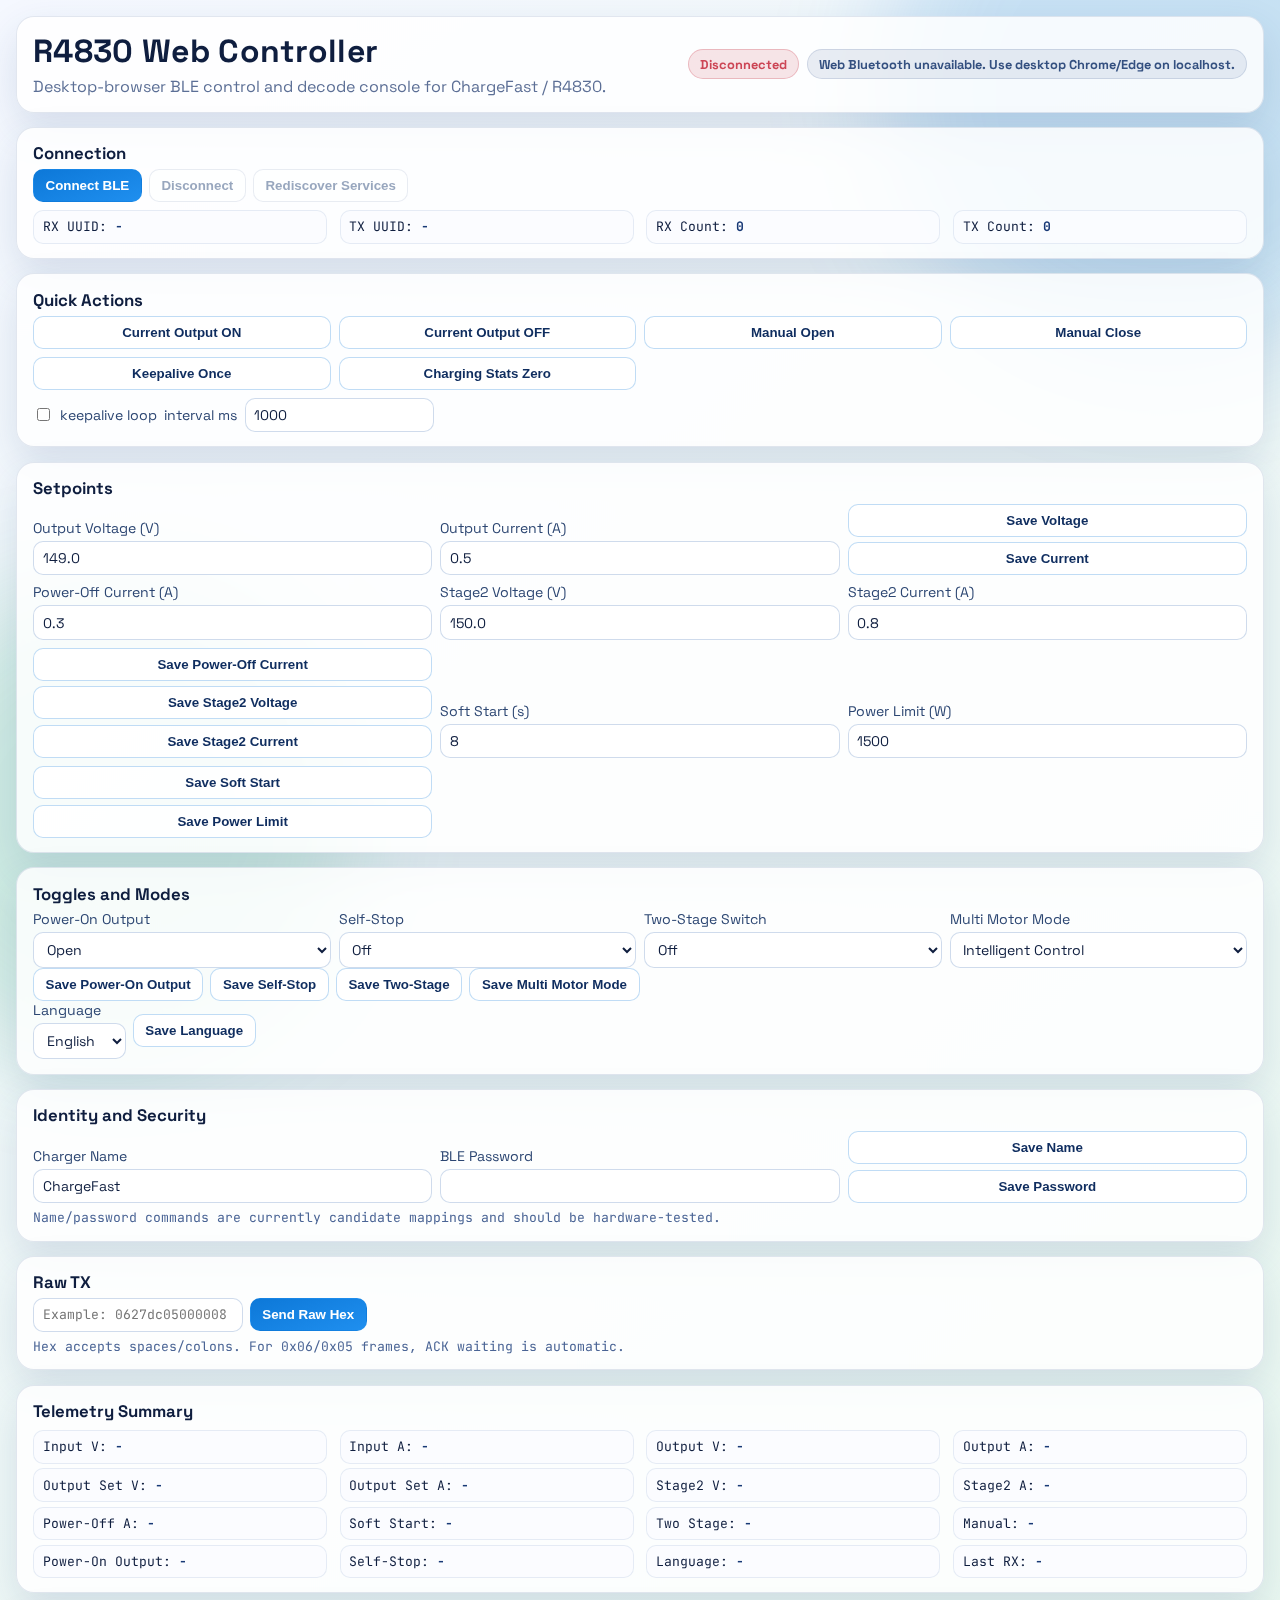
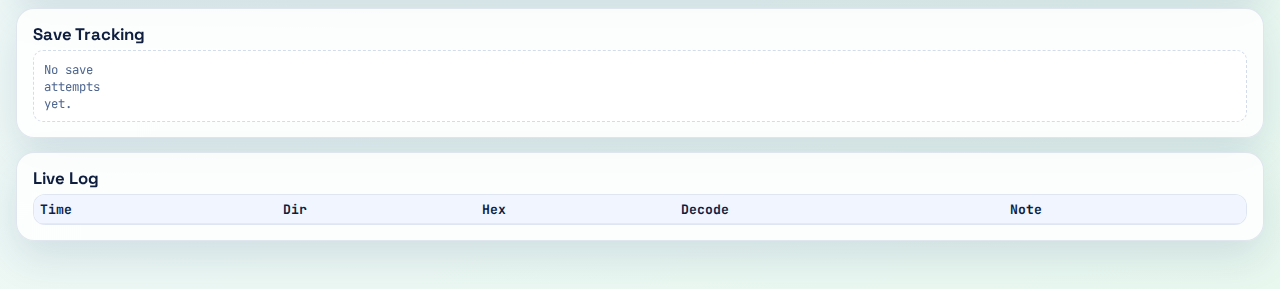
<file: controller/frontend/index.html>
<!doctype html>
<html lang="en">
  <head>
    <meta charset="utf-8" />
    <meta name="viewport" content="width=device-width, initial-scale=1" />
    <title>R4830 Web Controller</title>
    <link rel="preconnect" href="https://fonts.googleapis.com" />
    <link rel="preconnect" href="https://fonts.gstatic.com" crossorigin />
    <link
      href="https://fonts.googleapis.com/css2?family=JetBrains+Mono:wght@400;600&family=Space+Grotesk:wght@400;500;600;700&display=swap"
      rel="stylesheet"
    />
    <link rel="stylesheet" href="./styles.css" />
  </head>
  <body>
    <div class="bg-shape bg-shape-a"></div>
    <div class="bg-shape bg-shape-b"></div>
    <main class="shell">
      <header class="hero card">
        <div>
          <h1>R4830 Web Controller</h1>
          <p>
            Desktop-browser BLE control and decode console for ChargeFast /
            R4830.
          </p>
        </div>
        <div class="status-wrap">
          <span id="status-pill" class="pill offline">Disconnected</span>
          <span id="device-pill" class="pill muted">No device</span>
        </div>
      </header>

      <section class="card">
        <h2>Connection</h2>
        <div class="toolbar">
          <button id="connect-btn" class="btn btn-primary">Connect BLE</button>
          <button id="disconnect-btn" class="btn btn-muted">Disconnect</button>
          <button id="discover-btn" class="btn btn-muted">
            Rediscover Services
          </button>
        </div>
        <div class="info-grid mono">
          <div><span>RX UUID:</span> <strong id="rx-uuid">-</strong></div>
          <div><span>TX UUID:</span> <strong id="tx-uuid">-</strong></div>
          <div><span>RX Count:</span> <strong id="rx-count">0</strong></div>
          <div><span>TX Count:</span> <strong id="tx-count">0</strong></div>
        </div>
      </section>

      <section class="card">
        <h2>Quick Actions</h2>
        <div class="grid grid-4">
          <button class="btn" data-action="output_on">Current Output ON</button>
          <button class="btn" data-action="output_off">
            Current Output OFF
          </button>
          <button class="btn" data-action="manual_open">Manual Open</button>
          <button class="btn" data-action="manual_close">Manual Close</button>
          <button class="btn" data-action="keepalive_once">Keepalive Once</button>
          <button class="btn" data-action="charging_stats_zero">
            Charging Stats Zero
          </button>
        </div>
        <div class="toolbar compact">
          <label class="inline">
            <input type="checkbox" id="keepalive-enabled" />
            keepalive loop
          </label>
          <label class="inline">
            interval ms
            <input id="keepalive-ms" type="number" min="200" step="100" value="1000" />
          </label>
        </div>
      </section>

      <section class="card">
        <h2>Setpoints</h2>
        <div class="grid grid-3">
          <label>
            Output Voltage (V)
            <input id="set-voltage" type="number" step="0.1" value="149.0" />
          </label>
          <label>
            Output Current (A)
            <input id="set-current" type="number" step="0.1" value="0.5" />
          </label>
          <div class="actions">
            <button class="btn" data-action="set_output_voltage">Save Voltage</button>
            <button class="btn" data-action="set_output_current">Save Current</button>
          </div>

          <label>
            Power-Off Current (A)
            <input id="power-off-current" type="number" step="0.1" value="0.3" />
          </label>
          <label>
            Stage2 Voltage (V)
            <input id="stage2-voltage" type="number" step="0.1" value="150.0" />
          </label>
          <label>
            Stage2 Current (A)
            <input id="stage2-current" type="number" step="0.1" value="0.8" />
          </label>

          <div class="actions">
            <button class="btn" data-action="set_power_off_current">
              Save Power-Off Current
            </button>
            <button class="btn" data-action="set_stage2_voltage">
              Save Stage2 Voltage
            </button>
            <button class="btn" data-action="set_stage2_current">
              Save Stage2 Current
            </button>
          </div>

          <label>
            Soft Start (s)
            <input id="soft-start" type="number" step="1" min="0" value="8" />
          </label>
          <label>
            Power Limit (W)
            <input id="power-limit" type="number" step="1" min="1" value="1500" />
          </label>
          <div class="actions">
            <button class="btn" data-action="set_soft_start">Save Soft Start</button>
            <button class="btn" data-action="set_power_limit">Save Power Limit</button>
          </div>
        </div>
      </section>

      <section class="card">
        <h2>Toggles and Modes</h2>
        <div class="grid grid-4">
          <label>
            Power-On Output
            <select id="power-on-output">
              <option value="open">Open</option>
              <option value="close">Close</option>
            </select>
          </label>
          <label>
            Self-Stop
            <select id="self-stop">
              <option value="off">Off</option>
              <option value="on">On</option>
            </select>
          </label>
          <label>
            Two-Stage Switch
            <select id="two-stage">
              <option value="off">Off</option>
              <option value="on">On</option>
            </select>
          </label>
          <label>
            Multi Motor Mode
            <select id="multi-motor">
              <option value="intelligent">Intelligent Control</option>
              <option value="equal">Equal Distribution</option>
            </select>
          </label>
        </div>
        <div class="toolbar">
          <button class="btn" data-action="save_power_on_output">
            Save Power-On Output
          </button>
          <button class="btn" data-action="save_self_stop">Save Self-Stop</button>
          <button class="btn" data-action="save_two_stage">Save Two-Stage</button>
          <button class="btn" data-action="save_multi_motor">
            Save Multi Motor Mode
          </button>
        </div>
        <div class="toolbar">
          <label>
            Language
            <select id="display-language">
              <option value="english">English</option>
              <option value="chinese">Chinese</option>
            </select>
          </label>
          <button class="btn" data-action="save_language">Save Language</button>
        </div>
      </section>

      <section class="card">
        <h2>Identity and Security</h2>
        <div class="grid grid-3">
          <label>
            Charger Name
            <input id="charger-name" type="text" maxlength="16" value="ChargeFast" />
          </label>
          <label>
            BLE Password
            <input id="ble-password" type="text" maxlength="16" value="" />
          </label>
          <div class="actions">
            <button class="btn" data-action="save_name">Save Name</button>
            <button class="btn" data-action="save_password">Save Password</button>
          </div>
        </div>
        <p class="hint mono">
          Name/password commands are currently candidate mappings and should be hardware-tested.
        </p>
      </section>

      <section class="card">
        <h2>Raw TX</h2>
        <div class="toolbar">
          <input
            id="raw-hex"
            class="mono"
            type="text"
            placeholder="Example: 0627dc05000008"
          />
          <button id="send-raw-btn" class="btn btn-primary">Send Raw Hex</button>
        </div>
        <p class="hint mono">
          Hex accepts spaces/colons. For 0x06/0x05 frames, ACK waiting is automatic.
        </p>
      </section>

      <section class="card">
        <h2>Telemetry Summary</h2>
        <div id="telemetry-grid" class="info-grid mono">
          <div>Input V: <strong id="tm-input-v">-</strong></div>
          <div>Input A: <strong id="tm-input-a">-</strong></div>
          <div>Output V: <strong id="tm-output-v">-</strong></div>
          <div>Output A: <strong id="tm-output-a">-</strong></div>
          <div>Output Set V: <strong id="tm-set-v">-</strong></div>
          <div>Output Set A: <strong id="tm-set-a">-</strong></div>
          <div>Stage2 V: <strong id="tm-stage2-v">-</strong></div>
          <div>Stage2 A: <strong id="tm-stage2-a">-</strong></div>
          <div>Power-Off A: <strong id="tm-poweroff-a">-</strong></div>
          <div>Soft Start: <strong id="tm-soft-start">-</strong></div>
          <div>Two Stage: <strong id="tm-two-stage">-</strong></div>
          <div>Manual: <strong id="tm-manual">-</strong></div>
          <div>Power-On Output: <strong id="tm-power-on-output">-</strong></div>
          <div>Self-Stop: <strong id="tm-self-stop">-</strong></div>
          <div>Language: <strong id="tm-language">-</strong></div>
          <div>Last RX: <strong id="tm-last-rx">-</strong></div>
        </div>
      </section>

      <section class="card">
        <h2>Save Tracking</h2>
        <ul id="save-track" class="track"></ul>
      </section>

      <section class="card">
        <h2>Live Log</h2>
        <div class="log-wrap">
          <table class="mono">
            <thead>
              <tr>
                <th>Time</th>
                <th>Dir</th>
                <th>Hex</th>
                <th>Decode</th>
                <th>Note</th>
              </tr>
            </thead>
            <tbody id="log-body"></tbody>
          </table>
        </div>
      </section>
    </main>
    <script type="module" src="./app.js"></script>
  </body>
  </html>
</file>
<file: controller/frontend/styles.css>
:root {
  --bg-a: #f5f8ff;
  --bg-b: #e9f8ef;
  --card: rgba(255, 255, 255, 0.84);
  --card-border: rgba(18, 54, 120, 0.12);
  --text: #0f1e3f;
  --muted: #5c6f96;
  --accent: #0d78d8;
  --accent-2: #18a56a;
  --danger: #cc4555;
  --warn: #b16f17;
  --ok: #247d4d;
  --shadow: 0 16px 40px rgba(35, 69, 130, 0.14);
}

*,
*::before,
*::after {
  box-sizing: border-box;
}

body {
  margin: 0;
  color: var(--text);
  font-family: "Space Grotesk", ui-sans-serif, sans-serif;
  background: linear-gradient(140deg, var(--bg-a), var(--bg-b));
  min-height: 100vh;
}

.bg-shape {
  position: fixed;
  border-radius: 999px;
  filter: blur(55px);
  pointer-events: none;
  z-index: 0;
}

.bg-shape-a {
  width: 35rem;
  height: 35rem;
  top: -12rem;
  right: -10rem;
  background: rgba(13, 120, 216, 0.18);
}

.bg-shape-b {
  width: 30rem;
  height: 30rem;
  bottom: -10rem;
  left: -8rem;
  background: rgba(24, 165, 106, 0.17);
}

.shell {
  width: min(1320px, calc(100vw - 2rem));
  margin: 1rem auto 3rem;
  position: relative;
  z-index: 1;
  display: grid;
  gap: 0.9rem;
}

.card {
  background: var(--card);
  backdrop-filter: blur(6px);
  border: 1px solid var(--card-border);
  border-radius: 18px;
  box-shadow: var(--shadow);
  padding: 0.9rem 1rem;
  animation: rise 260ms ease-out both;
}

.hero {
  display: flex;
  align-items: center;
  justify-content: space-between;
  gap: 1rem;
}

h1,
h2 {
  margin: 0 0 0.3rem;
}

h1 {
  font-size: clamp(1.3rem, 3.5vw, 2rem);
  letter-spacing: 0.01em;
}

h2 {
  font-size: 1.05rem;
}

p {
  margin: 0;
  color: var(--muted);
}

.status-wrap {
  display: flex;
  flex-wrap: wrap;
  gap: 0.45rem;
  align-items: center;
}

.pill {
  display: inline-flex;
  align-items: center;
  padding: 0.35rem 0.7rem;
  border-radius: 999px;
  font-size: 0.8rem;
  font-weight: 700;
  border: 1px solid transparent;
}

.pill.online {
  background: rgba(36, 125, 77, 0.14);
  color: var(--ok);
  border-color: rgba(36, 125, 77, 0.3);
}

.pill.offline {
  background: rgba(204, 69, 85, 0.14);
  color: var(--danger);
  border-color: rgba(204, 69, 85, 0.28);
}

.pill.muted {
  background: rgba(79, 105, 154, 0.12);
  color: #345080;
  border-color: rgba(79, 105, 154, 0.18);
}

.toolbar {
  display: flex;
  flex-wrap: wrap;
  gap: 0.45rem;
  align-items: center;
}

.toolbar.compact {
  margin-top: 0.5rem;
}

.btn {
  border: 1px solid rgba(13, 120, 216, 0.26);
  background: rgba(255, 255, 255, 0.9);
  color: #0f2d5f;
  border-radius: 10px;
  padding: 0.5rem 0.72rem;
  font-weight: 700;
  cursor: pointer;
  transition: transform 120ms ease, box-shadow 120ms ease, background 120ms ease;
}

.btn:hover {
  transform: translateY(-1px);
  box-shadow: 0 6px 14px rgba(17, 64, 123, 0.2);
}

.btn:active {
  transform: translateY(0);
}

.btn:disabled {
  opacity: 0.5;
  cursor: not-allowed;
}

.btn-primary {
  background: linear-gradient(160deg, #0d78d8, #1f8fef);
  color: #fff;
  border-color: transparent;
}

.btn-muted {
  border-color: rgba(79, 105, 154, 0.25);
  color: #35507e;
}

.grid {
  display: grid;
  gap: 0.5rem;
  align-items: end;
}

.grid-3 {
  grid-template-columns: repeat(3, minmax(0, 1fr));
}

.grid-4 {
  grid-template-columns: repeat(4, minmax(0, 1fr));
}

label {
  display: flex;
  flex-direction: column;
  gap: 0.25rem;
  font-size: 0.88rem;
  color: #2c4672;
}

input,
select {
  font: inherit;
  border: 1px solid rgba(16, 76, 161, 0.2);
  background: rgba(255, 255, 255, 0.98);
  color: var(--text);
  border-radius: 10px;
  padding: 0.45rem 0.55rem;
}

input:focus,
select:focus {
  outline: none;
  border-color: #1f8fef;
  box-shadow: 0 0 0 3px rgba(31, 143, 239, 0.15);
}

.actions {
  display: flex;
  flex-direction: column;
  gap: 0.35rem;
}

.inline {
  flex-direction: row;
  align-items: center;
  gap: 0.45rem;
}

.mono {
  font-family: "JetBrains Mono", ui-monospace, monospace;
  font-size: 0.82rem;
}

.hint {
  margin-top: 0.4rem;
  color: #4a6495;
}

.info-grid {
  margin-top: 0.5rem;
  display: grid;
  grid-template-columns: repeat(4, minmax(0, 1fr));
  gap: 0.3rem 0.8rem;
}

.info-grid div {
  background: rgba(250, 252, 255, 0.86);
  border: 1px solid rgba(57, 96, 166, 0.11);
  border-radius: 10px;
  padding: 0.45rem 0.55rem;
}

.info-grid strong {
  color: #183976;
}

.log-wrap {
  overflow: auto;
  max-height: 420px;
  border: 1px solid rgba(57, 96, 166, 0.15);
  border-radius: 12px;
  background: rgba(253, 254, 255, 0.95);
}

table {
  width: 100%;
  border-collapse: collapse;
  font-size: 0.78rem;
}

thead th {
  text-align: left;
  position: sticky;
  top: 0;
  background: #f0f5ff;
  z-index: 2;
}

th,
td {
  border-bottom: 1px solid rgba(58, 95, 163, 0.13);
  padding: 0.35rem 0.4rem;
  vertical-align: top;
}

td.rx {
  color: var(--ok);
  font-weight: 700;
}

td.tx {
  color: var(--accent);
  font-weight: 700;
}

.track {
  list-style: none;
  margin: 0.3rem 0 0;
  padding: 0;
  display: grid;
  gap: 0.32rem;
}

.track li {
  display: grid;
  grid-template-columns: 5.5rem 12rem 6rem 1fr;
  gap: 0.4rem;
  align-items: center;
  border: 1px solid rgba(57, 96, 166, 0.12);
  border-radius: 10px;
  padding: 0.35rem 0.45rem;
  background: rgba(255, 255, 255, 0.88);
  font-family: "JetBrains Mono", ui-monospace, monospace;
  font-size: 0.77rem;
}

.track li .k {
  overflow: hidden;
  text-overflow: ellipsis;
  white-space: nowrap;
}

.track li .p {
  overflow: hidden;
  text-overflow: ellipsis;
  white-space: nowrap;
}

.track li .d {
  color: #556d9c;
}

.track li.ack {
  border-color: rgba(36, 125, 77, 0.28);
}

.track li.no_ack,
.track li.rejected {
  border-color: rgba(177, 111, 23, 0.32);
}

.track li.failed {
  border-color: rgba(204, 69, 85, 0.34);
}

.track li.empty {
  color: #4f678f;
  font-family: "JetBrains Mono", ui-monospace, monospace;
  border: 1px dashed rgba(57, 96, 166, 0.22);
  border-radius: 10px;
  padding: 0.6rem;
}

@keyframes rise {
  from {
    opacity: 0;
    transform: translateY(8px);
  }
  to {
    opacity: 1;
    transform: translateY(0);
  }
}

@media (max-width: 1050px) {
  .grid-4 {
    grid-template-columns: repeat(2, minmax(0, 1fr));
  }

  .grid-3 {
    grid-template-columns: repeat(2, minmax(0, 1fr));
  }

  .info-grid {
    grid-template-columns: repeat(2, minmax(0, 1fr));
  }

  .track li {
    grid-template-columns: 4.9rem 8.5rem 5.8rem 1fr;
  }
}

@media (max-width: 700px) {
  .shell {
    width: min(1320px, calc(100vw - 0.8rem));
    margin: 0.5rem auto 1.2rem;
  }

  .hero {
    flex-direction: column;
    align-items: flex-start;
  }

  .grid-4,
  .grid-3 {
    grid-template-columns: 1fr;
  }

  .actions {
    flex-direction: row;
    flex-wrap: wrap;
  }

  .info-grid {
    grid-template-columns: 1fr;
  }

  .track li {
    grid-template-columns: 1fr;
    gap: 0.2rem;
  }
}
</file>
